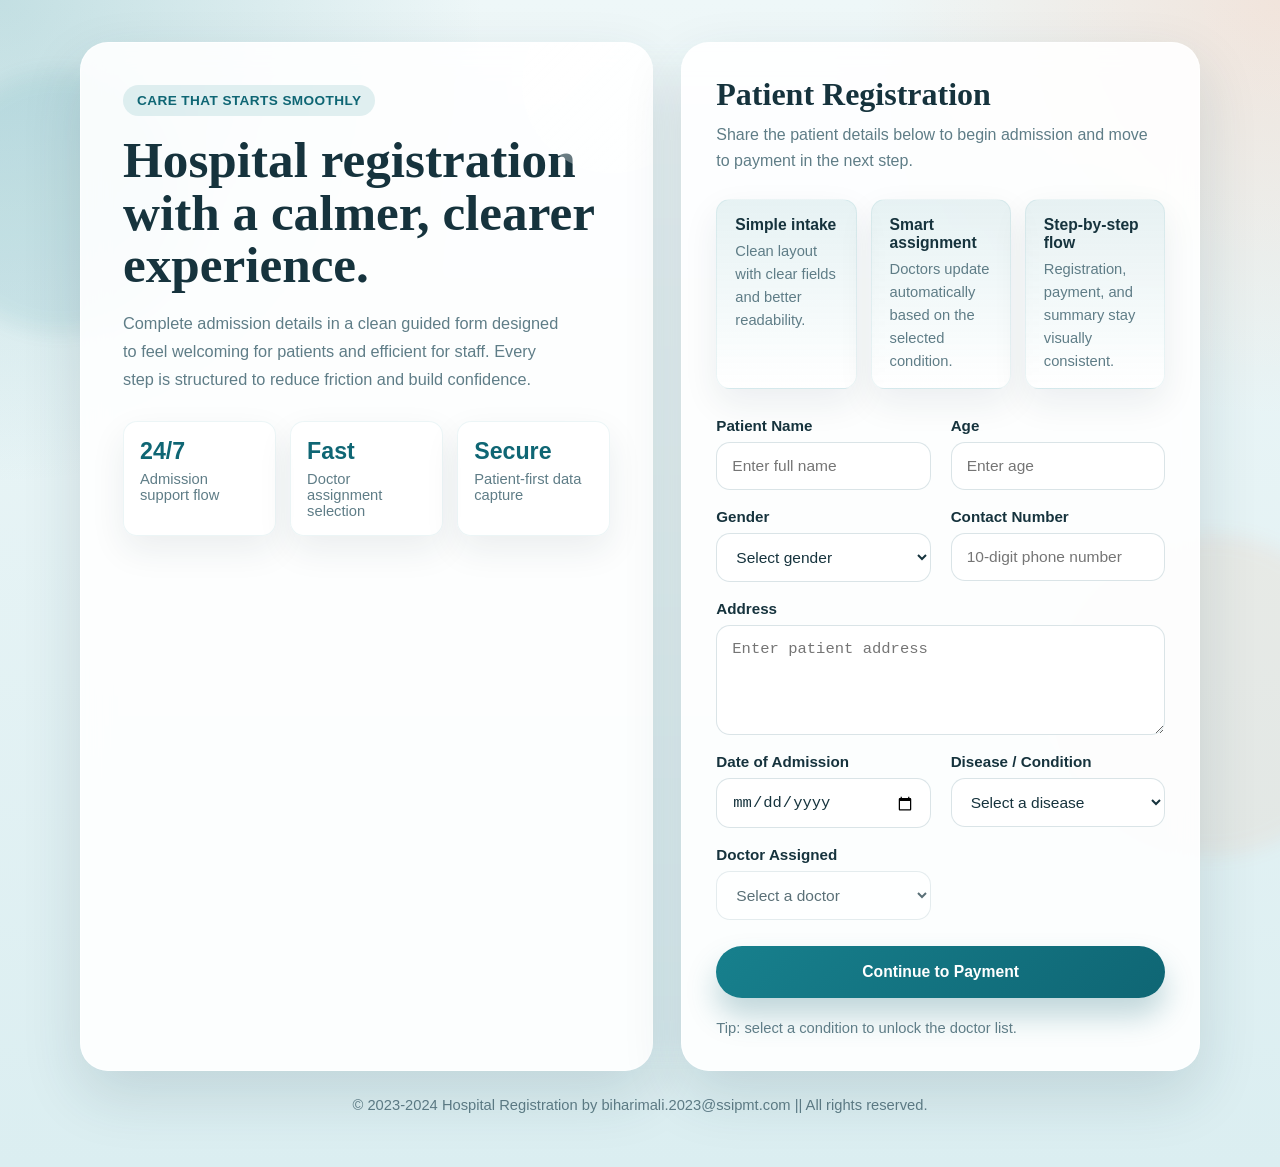
<file: index.html>
<!DOCTYPE html>
<html lang="en">
<head>
    <meta charset="UTF-8">
    <meta name="viewport" content="width=device-width, initial-scale=1.0">
    <title>Hospital Registration</title>
    <link rel="stylesheet" href="style.css">
</head>
<body>
    <main class="page-shell">
        <section class="hero-panel">
            <div class="hero-copy">
                <span class="eyebrow">Care That Starts Smoothly</span>
                <h1>Hospital registration with a calmer, clearer experience.</h1>
                <p>Complete admission details in a clean guided form designed to feel welcoming for patients and efficient for staff. Every step is structured to reduce friction and build confidence.</p>

                <div class="hero-stats">
                    <div class="stat-card">
                        <span class="stat-value">24/7</span>
                        <span class="stat-label">Admission support flow</span>
                    </div>
                    <div class="stat-card">
                        <span class="stat-value">Fast</span>
                        <span class="stat-label">Doctor assignment selection</span>
                    </div>
                    <div class="stat-card">
                        <span class="stat-value">Secure</span>
                        <span class="stat-label">Patient-first data capture</span>
                    </div>
                </div>
            </div>

            <div class="container">
                <h2>Patient Registration</h2>
                <p class="section-intro">Share the patient details below to begin admission and move to payment in the next step.</p>

                <div class="highlight-strip">
                    <div class="detail-card">
                        <strong>Simple intake</strong>
                        <span>Clean layout with clear fields and better readability.</span>
                    </div>
                    <div class="detail-card">
                        <strong>Smart assignment</strong>
                        <span>Doctors update automatically based on the selected condition.</span>
                    </div>
                    <div class="detail-card">
                        <strong>Step-by-step flow</strong>
                        <span>Registration, payment, and summary stay visually consistent.</span>
                    </div>
                </div>

                <form action="payment.html" method="get">
                    <div class="form-grid">
                        <div class="field-group">
                            <label for="patientName">Patient Name</label>
                            <input type="text" id="patientName" name="patientName" placeholder="Enter full name" required>
                        </div>

                        <div class="field-group">
                            <label for="age">Age</label>
                            <input type="number" id="age" name="age" min="0" max="120" placeholder="Enter age" required>
                        </div>

                        <div class="field-group">
                            <label for="gender">Gender</label>
                            <select id="gender" name="gender" required>
                                <option value="" disabled selected>Select gender</option>
                                <option value="Male">Male</option>
                                <option value="Female">Female</option>
                                <option value="Other">Other</option>
                            </select>
                        </div>

                        <div class="field-group">
                            <label for="contact">Contact Number</label>
                            <input type="text" id="contact" name="contact" pattern="[0-9]{10}" title="Enter a 10-digit phone number" placeholder="10-digit phone number" required>
                        </div>

                        <div class="field-group full-width">
                            <label for="address">Address</label>
                            <textarea id="address" name="address" placeholder="Enter patient address" required></textarea>
                        </div>

                        <div class="field-group">
                            <label for="admissionDate">Date of Admission</label>
                            <input type="date" id="admissionDate" name="admissionDate" required>
                        </div>

                        <div class="field-group">
                            <label for="disease">Disease / Condition</label>
                            <select id="disease" name="disease" required>
                                <option value="" disabled selected>Select a disease</option>
                                <option value="Flu">Flu</option>
                                <option value="Cold">Cold</option>
                                <option value="Diabetes">Diabetes</option>
                                <option value="Hypertension">Hypertension</option>
                                <option value="Asthma">Asthma</option>
                            </select>
                        </div>

                        <div class="field-group">
                            <label for="doctor">Doctor Assigned</label>
                            <select id="doctor" name="doctor" required disabled>
                                <option value="" disabled selected>Select a doctor</option>
                            </select>
                        </div>

                        <div class="field-group full-width">
                            <input type="submit" value="Continue to Payment">
                            <div class="mini-note">Tip: select a condition to unlock the doctor list.</div>
                        </div>
                    </div>
                </form>
            </div>
        </section>

        <footer class="site-footer">
            &copy; 2023-2024 Hospital Registration by biharimali.2023@ssipmt.com || All rights reserved.
        </footer>
    </main>

    <script>
        const diseaseToDoctors = {
            Flu: ["Dr. Smith", "Dr. Johnson"],
            Cold: ["Dr. Lee", "Dr. Kim"],
            Diabetes: ["Dr. Patel", "Dr. Gupta"],
            Hypertension: ["Dr. Brown", "Dr. Davis"],
            Asthma: ["Dr. Wilson", "Dr. Martinez"]
        };

        const diseaseSelect = document.getElementById("disease");
        const doctorSelect = document.getElementById("doctor");

        diseaseSelect.addEventListener("change", function () {
            const selectedDisease = this.value;
            doctorSelect.innerHTML = '<option value="" disabled selected>Select a doctor</option>';

            if (selectedDisease && diseaseToDoctors[selectedDisease]) {
                diseaseToDoctors[selectedDisease].forEach((doctor) => {
                    const option = document.createElement("option");
                    option.value = doctor;
                    option.textContent = doctor;
                    doctorSelect.appendChild(option);
                });
                doctorSelect.disabled = false;
            } else {
                doctorSelect.disabled = true;
            }
        });
    </script>
</body>
</html>
</file>
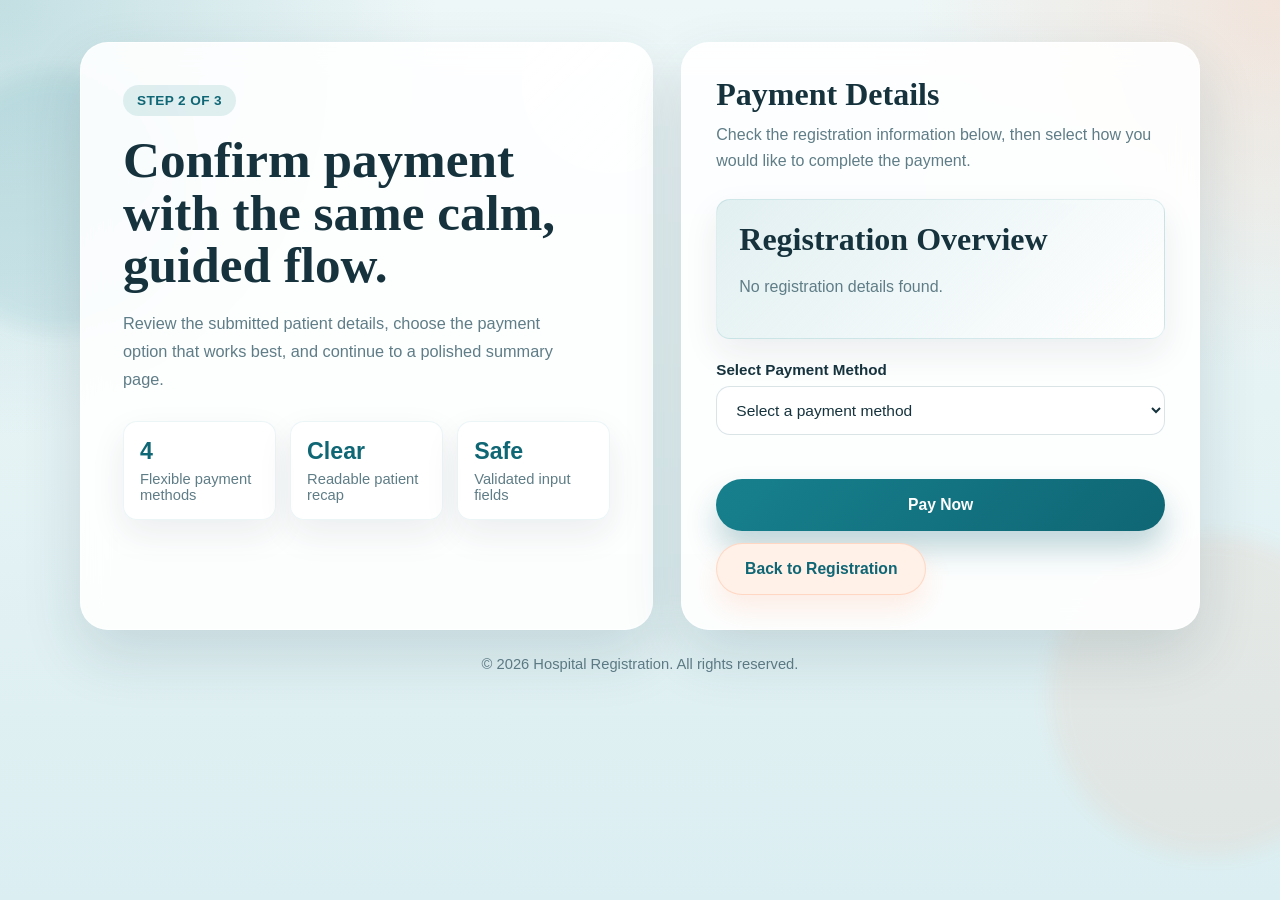
<file: payment.html>
<!DOCTYPE html>
<html lang="en">
<head>
    <meta charset="UTF-8">
    <meta name="viewport" content="width=device-width, initial-scale=1">
    <title>Payment Methods</title>
    <link rel="stylesheet" href="style.css">
    <script>
        document.addEventListener("DOMContentLoaded", function () {
            const paymentMethodSelect = document.getElementById("paymentMethod");
            const detailsContainer = document.getElementById("paymentDetails");
            const paymentForm = document.querySelector("form");

            function updateDetails() {
                const method = paymentMethodSelect.value;
                let html = "";

                switch (method) {
                    case "creditCard":
                        html = `
                            <div class="payment-detail">
                                <label for="cardNumber">Card Number</label>
                                <input type="text" id="cardNumber" name="cardNumber" required maxlength="16" pattern="\\d{16}" placeholder="1234567890123456">
                            </div>
                            <div class="payment-detail">
                                <label for="expiryDate">Expiry Date</label>
                                <input type="month" id="expiryDate" name="expiryDate" required>
                            </div>
                            <div class="payment-detail">
                                <label for="cvv">CVV</label>
                                <input type="password" id="cvv" name="cvv" required maxlength="4" pattern="\\d{3,4}" placeholder="123">
                            </div>
                        `;
                        break;
                    case "paypal":
                        html = `
                            <div class="payment-detail">
                                <label for="paypalEmail">PayPal Email</label>
                                <input type="email" id="paypalEmail" name="paypalEmail" required placeholder="email@example.com">
                            </div>
                        `;
                        break;
                    case "bankTransfer":
                        html = `
                            <div class="payment-detail">
                                <label for="bankAccount">Bank Account Number</label>
                                <input type="text" id="bankAccount" name="bankAccount" required placeholder="Account Number">
                            </div>
                            <div class="payment-detail">
                                <label for="bankName">Bank Name</label>
                                <input type="text" id="bankName" name="bankName" required placeholder="Bank Name">
                            </div>
                        `;
                        break;
                    case "cash":
                        html = `
                            <div class="payment-detail success-banner">
                                Please pay at the hospital counter upon arrival.
                            </div>
                        `;
                        break;
                    default:
                        html = "";
                }

                detailsContainer.innerHTML = html;
            }

            paymentMethodSelect.addEventListener("change", updateDetails);

            function getQueryParams() {
                const params = {};
                const queryString = window.location.search.substring(1);
                const pairs = queryString.split("&");

                for (const pair of pairs) {
                    if (pair) {
                        const [key, value] = pair.split("=");
                        params[decodeURIComponent(key)] = decodeURIComponent(value || "");
                    }
                }

                return params;
            }

            function displayRegistrationDetails() {
                const params = getQueryParams();
                const container = document.getElementById("regDetailsContent");

                if (Object.keys(params).length === 0) {
                    container.innerHTML = "<p class='muted-text'>No registration details found.</p>";
                    return;
                }

                const fields = {
                    patientName: "Patient Name",
                    age: "Age",
                    gender: "Gender",
                    contact: "Contact Number",
                    address: "Address",
                    admissionDate: "Date of Admission",
                    disease: "Disease / Condition",
                    doctor: "Doctor Assigned"
                };

                let html = "<ul>";
                for (const key in fields) {
                    if (params[key]) {
                        html += `<li><strong>${fields[key]}:</strong> ${params[key]}</li>`;
                    }
                }
                html += "</ul>";
                container.innerHTML = html;
            }

            paymentForm.addEventListener("submit", function (event) {
                event.preventDefault();

                if (!paymentMethodSelect.value) {
                    alert("Please select a payment method.");
                    return;
                }

                const inputs = paymentForm.querySelectorAll("input[required]");
                for (const input of inputs) {
                    if (!input.checkValidity()) {
                        alert(`Please fill out the ${input.previousElementSibling.textContent} correctly.`);
                        input.focus();
                        return;
                    }
                }

                const params = getQueryParams();
                params.paymentMethod = paymentMethodSelect.value;

                switch (paymentMethodSelect.value) {
                    case "creditCard":
                        params.cardNumber = document.getElementById("cardNumber").value;
                        params.expiryDate = document.getElementById("expiryDate").value;
                        params.cvv = document.getElementById("cvv").value;
                        break;
                    case "paypal":
                        params.paypalEmail = document.getElementById("paypalEmail").value;
                        break;
                    case "bankTransfer":
                        params.bankAccount = document.getElementById("bankAccount").value;
                        params.bankName = document.getElementById("bankName").value;
                        break;
                    case "cash":
                        break;
                }

                const queryString = new URLSearchParams(params).toString();
                window.location.href = "summary.html?" + queryString;
            });

            displayRegistrationDetails();
        });
    </script>
</head>
<body>
    <main class="page-shell">
        <section class="hero-panel">
            <div class="hero-copy">
                <span class="eyebrow">Step 2 of 3</span>
                <h1>Confirm payment with the same calm, guided flow.</h1>
                <p>Review the submitted patient details, choose the payment option that works best, and continue to a polished summary page.</p>

                <div class="hero-stats">
                    <div class="stat-card">
                        <span class="stat-value">4</span>
                        <span class="stat-label">Flexible payment methods</span>
                    </div>
                    <div class="stat-card">
                        <span class="stat-value">Clear</span>
                        <span class="stat-label">Readable patient recap</span>
                    </div>
                    <div class="stat-card">
                        <span class="stat-value">Safe</span>
                        <span class="stat-label">Validated input fields</span>
                    </div>
                </div>
            </div>

            <div class="container">
                <h2>Payment Details</h2>
                <p class="section-intro">Check the registration information below, then select how you would like to complete the payment.</p>

                <div id="registrationDetails" class="registration-details">
                    <h2>Registration Overview</h2>
                    <div id="regDetailsContent">Loading registration details...</div>
                </div>

                <form action="#" method="post">
                    <div class="form-grid">
                        <div class="field-group full-width">
                            <label for="paymentMethod">Select Payment Method</label>
                            <select id="paymentMethod" name="paymentMethod" required>
                                <option value="" disabled selected>Select a payment method</option>
                                <option value="creditCard">Credit Card</option>
                                <option value="paypal">PayPal</option>
                                <option value="bankTransfer">Bank Transfer</option>
                                <option value="cash">Cash</option>
                            </select>
                        </div>

                        <div id="paymentDetails" class="field-group full-width"></div>

                        <div class="field-group full-width">
                            <input type="submit" value="Pay Now">
                        </div>
                    </div>
                </form>

                <div class="page-actions">
                    <a href="index.html" class="back-link">Back to Registration</a>
                </div>
            </div>
        </section>

        <footer class="site-footer">
            &copy; 2026 Hospital Registration. All rights reserved.
        </footer>
    </main>
</body>
</html>
</file>
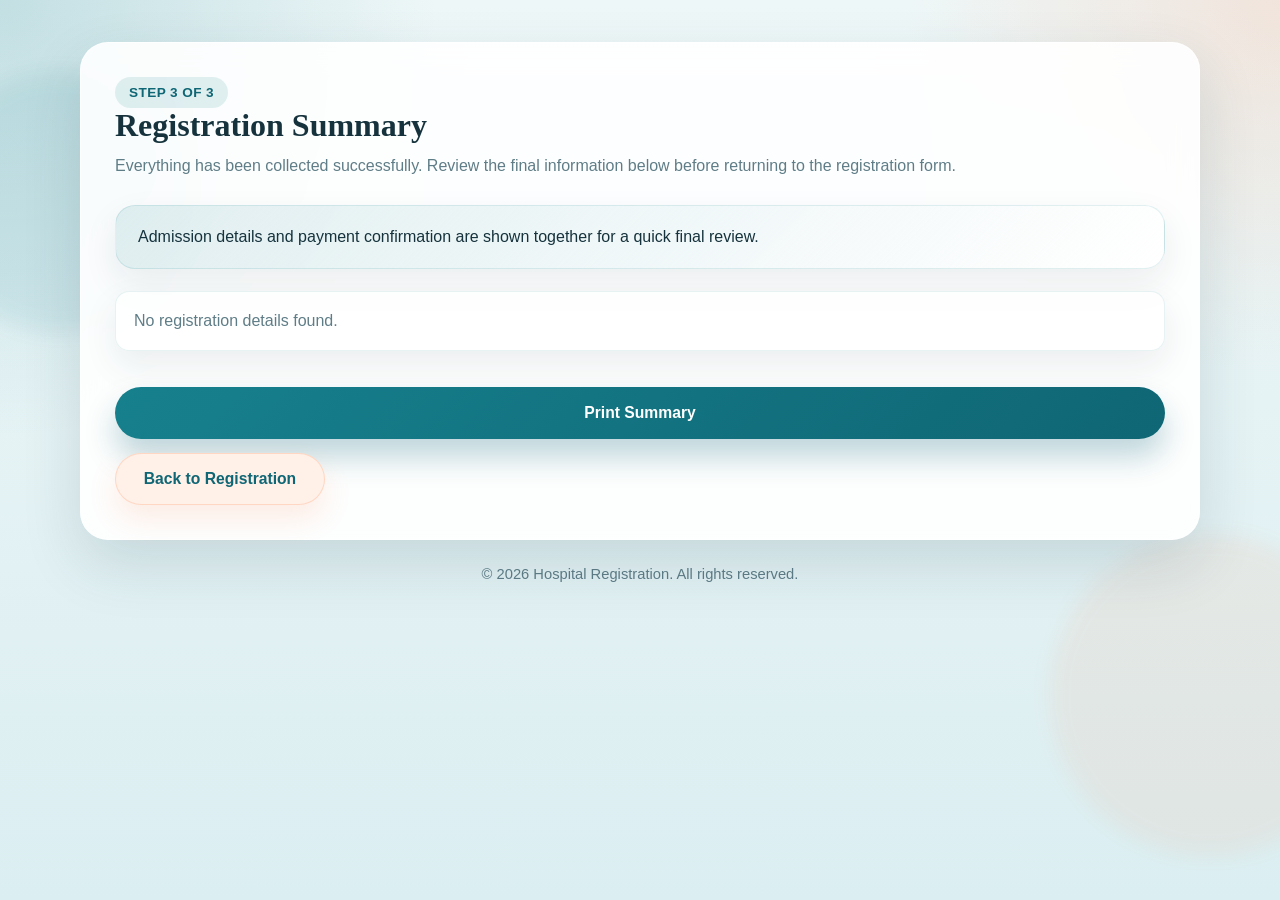
<file: summary.html>
<!DOCTYPE html>
<html lang="en">
<head>
    <meta charset="UTF-8">
    <meta name="viewport" content="width=device-width, initial-scale=1">
    <title>Registration Summary</title>
    <link rel="stylesheet" href="style.css">
</head>
<body>
    <main class="page-shell">
        <section class="summary-container">
            <span class="eyebrow">Step 3 of 3</span>
            <h2>Registration Summary</h2>
            <p class="section-intro">Everything has been collected successfully. Review the final information below before returning to the registration form.</p>

            <div class="summary-banner">
                Admission details and payment confirmation are shown together for a quick final review.
            </div>

            <div id="summaryDetails" class="summary-list"></div>

            <div class="page-actions">
                <button type="button" class="primary-button print-button" onclick="window.print()">Print Summary</button>
                <a href="index.html" class="back-link">Back to Registration</a>
            </div>
        </section>

        <footer class="site-footer">
            &copy; 2026 Hospital Registration. All rights reserved.
        </footer>
    </main>

    <script>
        function getQueryParams() {
            const params = {};
            const queryString = window.location.search.substring(1);
            const pairs = queryString.split("&");

            for (const pair of pairs) {
                if (pair) {
                    const [key, value] = pair.split("=");
                    params[decodeURIComponent(key)] = decodeURIComponent(value || "");
                }
            }

            return params;
        }

        function displaySummary() {
            const params = getQueryParams();
            const container = document.getElementById("summaryDetails");

            if (Object.keys(params).length === 0) {
                container.innerHTML = "<div class='summary-item'>No registration details found.</div>";
                return;
            }

            const fields = {
                patientName: "Patient Name",
                age: "Age",
                gender: "Gender",
                contact: "Contact Number",
                address: "Address",
                admissionDate: "Date of Admission",
                disease: "Disease / Condition",
                doctor: "Doctor Assigned",
                paymentMethod: "Payment Method"
            };

            let html = "";
            for (const key in fields) {
                if (params[key]) {
                    html += `<div class="summary-item"><span class="summary-label">${fields[key]}</span>${params[key]}</div>`;
                }
            }

            if (params.paymentMethod) {
                html += `<div class="success-banner">Payment completed successfully using ${params.paymentMethod}.</div>`;
            }

            container.innerHTML = html;
        }

        displaySummary();
    </script>
</body>
</html>
</file>
<file: style.css>
:root {
    --bg-top: #eef7f8;
    --bg-bottom: #dbeef1;
    --surface: rgba(255, 255, 255, 0.9);
    --surface-strong: #ffffff;
    --text: #16333d;
    --muted: #5f7d87;
    --line: rgba(26, 87, 107, 0.16);
    --primary: #17808d;
    --primary-dark: #0f6674;
    --accent: #ff8f5b;
    --accent-soft: #fff0e8;
    --success: #1b8a5a;
    --shadow: 0 24px 60px rgba(19, 56, 68, 0.14);
    --shadow-soft: 0 14px 35px rgba(22, 51, 61, 0.08);
    --radius-xl: 28px;
    --radius-lg: 20px;
    --radius-md: 14px;
}

* {
    box-sizing: border-box;
}

html {
    scroll-behavior: smooth;
}

body {
    margin: 0;
    min-height: 100vh;
    font-family: "Trebuchet MS", "Segoe UI", sans-serif;
    color: var(--text);
    background:
        radial-gradient(circle at top left, rgba(23, 128, 141, 0.2), transparent 28%),
        radial-gradient(circle at top right, rgba(255, 143, 91, 0.18), transparent 24%),
        linear-gradient(180deg, var(--bg-top), var(--bg-bottom));
    overflow-x: hidden;
}

body::before,
body::after {
    content: "";
    position: fixed;
    inset: auto;
    border-radius: 50%;
    pointer-events: none;
    z-index: 0;
    filter: blur(10px);
    opacity: 0.65;
}

body::before {
    width: 260px;
    height: 260px;
    top: 8%;
    left: -70px;
    background: rgba(23, 128, 141, 0.14);
    animation: floatOrb 12s ease-in-out infinite;
}

body::after {
    width: 320px;
    height: 320px;
    bottom: 5%;
    right: -90px;
    background: rgba(255, 143, 91, 0.14);
    animation: floatOrb 15s ease-in-out infinite reverse;
}

.page-shell {
    position: relative;
    z-index: 1;
    width: min(1120px, calc(100% - 32px));
    margin: 0 auto;
    padding: 42px 0 54px;
}

.hero-panel,
.container,
.summary-container {
    backdrop-filter: blur(14px);
}

.hero-panel {
    display: grid;
    grid-template-columns: 1.05fr 0.95fr;
    gap: 28px;
    align-items: stretch;
}

.hero-copy,
.container,
.summary-container {
    background: var(--surface);
    border: 1px solid rgba(255, 255, 255, 0.68);
    border-radius: var(--radius-xl);
    box-shadow: var(--shadow);
}

.hero-copy {
    padding: 42px;
    position: relative;
    overflow: hidden;
    animation: riseIn 0.8s ease-out both;
}

.hero-copy::after {
    content: "";
    position: absolute;
    width: 180px;
    height: 180px;
    right: -50px;
    top: -50px;
    border-radius: 50%;
    background: linear-gradient(135deg, rgba(255, 255, 255, 0.85), rgba(255, 255, 255, 0));
}

.eyebrow {
    display: inline-flex;
    align-items: center;
    gap: 8px;
    padding: 8px 14px;
    border-radius: 999px;
    background: rgba(23, 128, 141, 0.12);
    color: var(--primary-dark);
    font-size: 0.85rem;
    font-weight: 700;
    letter-spacing: 0.03em;
    text-transform: uppercase;
}

.hero-copy h1,
h1,
h2 {
    margin: 0;
    font-family: Georgia, "Times New Roman", serif;
}

.hero-copy h1 {
    margin-top: 18px;
    font-size: clamp(2.3rem, 4vw, 4.2rem);
    line-height: 1.03;
}

.hero-copy p {
    margin: 18px 0 0;
    max-width: 48ch;
    color: var(--muted);
    line-height: 1.7;
    font-size: 1.02rem;
}

.hero-stats {
    display: grid;
    grid-template-columns: repeat(3, 1fr);
    gap: 14px;
    margin-top: 28px;
}

.stat-card {
    padding: 16px;
    border-radius: var(--radius-md);
    background: rgba(255, 255, 255, 0.72);
    border: 1px solid rgba(23, 128, 141, 0.08);
    box-shadow: var(--shadow-soft);
    transform: translateY(18px);
    opacity: 0;
    animation: riseIn 0.7s ease-out forwards;
}

.stat-card:nth-child(2) {
    animation-delay: 0.12s;
}

.stat-card:nth-child(3) {
    animation-delay: 0.24s;
}

.stat-value {
    display: block;
    font-size: 1.45rem;
    font-weight: 800;
    color: var(--primary-dark);
}

.stat-label {
    display: block;
    margin-top: 6px;
    color: var(--muted);
    font-size: 0.92rem;
}

.container,
.summary-container {
    padding: 34px;
    animation: riseIn 0.85s ease-out both;
}

.container {
    position: relative;
}

.container h2,
.summary-container h2 {
    font-size: 2rem;
    line-height: 1.1;
}

.section-intro {
    margin: 10px 0 26px;
    color: var(--muted);
    line-height: 1.6;
}

.form-grid {
    display: grid;
    grid-template-columns: repeat(2, minmax(0, 1fr));
    gap: 18px 20px;
}

.field-group,
.detail-card,
.payment-detail,
.summary-item,
.registration-details {
    border-radius: var(--radius-md);
}

.field-group {
    display: flex;
    flex-direction: column;
    gap: 8px;
}

.field-group.full-width {
    grid-column: 1 / -1;
}

label {
    font-size: 0.95rem;
    font-weight: 700;
    color: var(--text);
}

input[type="text"],
input[type="number"],
input[type="date"],
input[type="month"],
input[type="email"],
input[type="password"],
select,
textarea {
    width: 100%;
    padding: 14px 15px;
    border: 1px solid var(--line);
    border-radius: 14px;
    background: rgba(255, 255, 255, 0.94);
    color: var(--text);
    font-size: 0.97rem;
    transition: border-color 0.25s ease, box-shadow 0.25s ease, transform 0.25s ease;
    outline: none;
}

textarea {
    min-height: 110px;
    resize: vertical;
}

input:focus,
select:focus,
textarea:focus {
    border-color: rgba(23, 128, 141, 0.6);
    box-shadow: 0 0 0 4px rgba(23, 128, 141, 0.14);
    transform: translateY(-1px);
}

.highlight-strip {
    display: grid;
    grid-template-columns: repeat(3, 1fr);
    gap: 14px;
    margin: 24px 0 28px;
}

.detail-card {
    padding: 16px 18px;
    background: linear-gradient(180deg, rgba(23, 128, 141, 0.1), rgba(255, 255, 255, 0.72));
    border: 1px solid rgba(23, 128, 141, 0.08);
    box-shadow: var(--shadow-soft);
}

.detail-card strong {
    display: block;
    margin-bottom: 6px;
    font-size: 0.98rem;
}

.detail-card span {
    color: var(--muted);
    font-size: 0.92rem;
    line-height: 1.55;
}

input[type="submit"],
.primary-button,
.back-link {
    display: inline-flex;
    align-items: center;
    justify-content: center;
    gap: 8px;
    min-height: 52px;
    padding: 14px 22px;
    border-radius: 999px;
    border: none;
    text-decoration: none;
    font-weight: 800;
    font-size: 0.98rem;
    transition: transform 0.25s ease, box-shadow 0.25s ease, background 0.25s ease;
}

input[type="submit"],
.primary-button {
    width: 100%;
    margin-top: 8px;
    color: #fff;
    background: linear-gradient(135deg, var(--primary), var(--primary-dark));
    box-shadow: 0 18px 30px rgba(15, 102, 116, 0.26);
    cursor: pointer;
}

input[type="submit"]:hover,
.primary-button:hover,
.back-link:hover {
    transform: translateY(-2px);
}

input[type="submit"]:hover,
.primary-button:hover {
    box-shadow: 0 22px 34px rgba(15, 102, 116, 0.32);
}

.registration-details,
.summary-banner,
.success-banner {
    padding: 22px;
    margin-bottom: 22px;
    background: linear-gradient(135deg, rgba(23, 128, 141, 0.12), rgba(255, 255, 255, 0.85));
    border: 1px solid rgba(23, 128, 141, 0.12);
    box-shadow: var(--shadow-soft);
}

.registration-details ul {
    margin: 14px 0 0;
    padding-left: 18px;
    color: var(--muted);
    line-height: 1.8;
}

.payment-detail,
.summary-item {
    margin-bottom: 16px;
}

.payment-detail p,
.summary-item,
.muted-text {
    color: var(--muted);
    line-height: 1.65;
}

.summary-list {
    display: grid;
    gap: 14px;
}

.summary-item {
    padding: 16px 18px;
    background: rgba(255, 255, 255, 0.74);
    border: 1px solid rgba(23, 128, 141, 0.1);
    box-shadow: var(--shadow-soft);
}

.summary-label {
    display: block;
    margin-bottom: 4px;
    color: var(--primary-dark);
    font-weight: 800;
}

.summary-banner,
.success-banner {
    border-radius: 20px;
}

.success-banner {
    color: var(--success);
    font-weight: 800;
    background: linear-gradient(135deg, rgba(27, 138, 90, 0.12), rgba(255, 255, 255, 0.88));
    border-color: rgba(27, 138, 90, 0.16);
}

.page-actions {
    display: flex;
    gap: 14px;
    flex-wrap: wrap;
    margin-top: 12px;
}

.back-link {
    min-width: 210px;
    color: var(--primary-dark);
    background: var(--accent-soft);
    border: 1px solid rgba(255, 143, 91, 0.26);
    box-shadow: 0 14px 28px rgba(255, 143, 91, 0.16);
}

.print-button {
    min-width: 210px;
}

.mini-note {
    margin-top: 14px;
    color: var(--muted);
    font-size: 0.92rem;
}

.site-footer {
    margin-top: 26px;
    text-align: center;
    color: var(--muted);
    font-size: 0.92rem;
}

@keyframes riseIn {
    from {
        opacity: 0;
        transform: translateY(24px);
    }
    to {
        opacity: 1;
        transform: translateY(0);
    }
}

@keyframes floatOrb {
    0%,
    100% {
        transform: translate3d(0, 0, 0);
    }
    50% {
        transform: translate3d(0, -18px, 0);
    }
}

@media (max-width: 900px) {
    .hero-panel {
        grid-template-columns: 1fr;
    }

    .hero-copy,
    .container,
    .summary-container {
        padding: 26px;
    }
}

@media (max-width: 680px) {
    .page-shell {
        width: min(100% - 22px, 1120px);
        padding-top: 18px;
    }

    .form-grid,
    .hero-stats,
    .highlight-strip {
        grid-template-columns: 1fr;
    }

    .container h2,
    .summary-container h2 {
        font-size: 1.7rem;
    }

    .page-actions {
        flex-direction: column;
    }

    .back-link {
        width: 100%;
    }

    .print-button {
        width: 100%;
    }
}

@media print {
    body {
        background: #ffffff;
    }

    body::before,
    body::after {
        display: none;
    }

    .page-shell {
        width: 100%;
        padding: 0;
    }

    .summary-container {
        box-shadow: none;
        border: 1px solid #d9d9d9;
        background: #ffffff;
    }

    .page-actions {
        display: none;
    }

    .site-footer {
        margin-top: 18px;
    }
}
</file>
